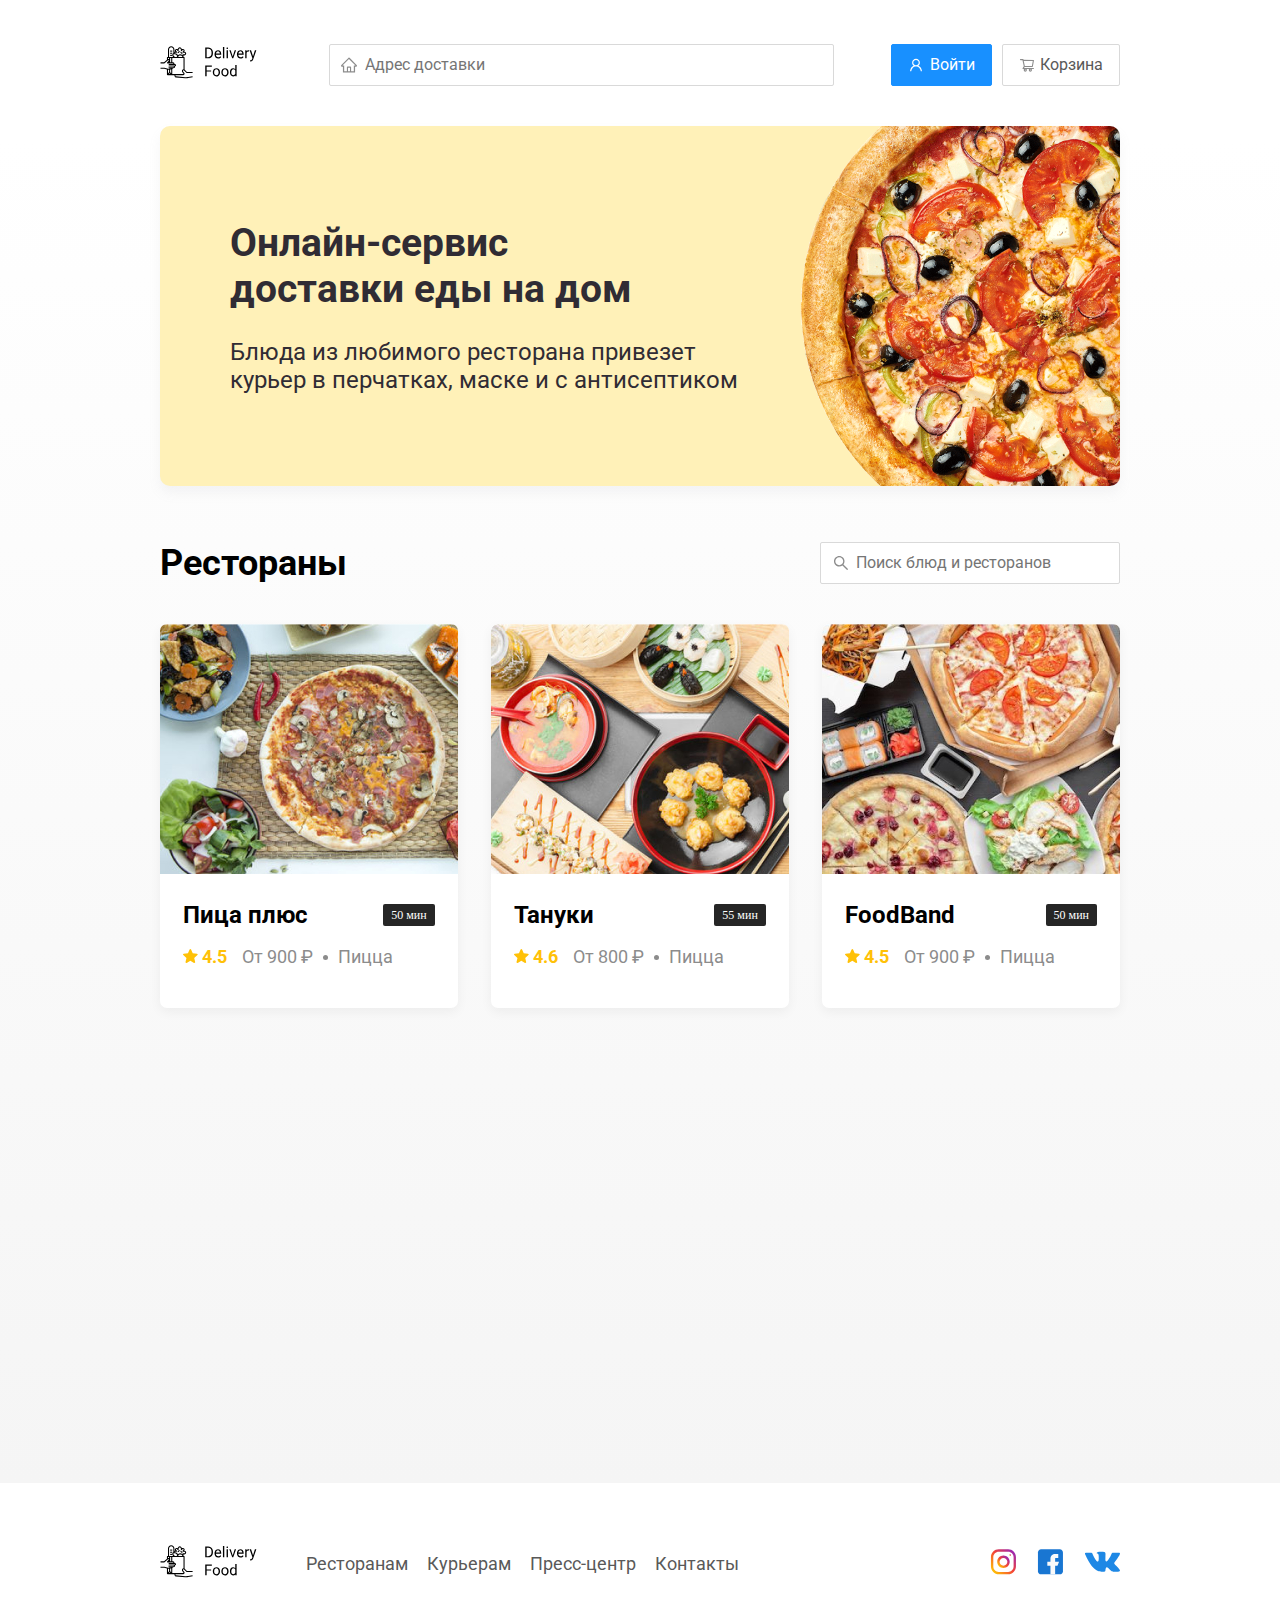
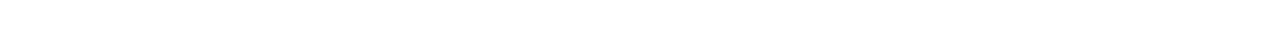
<file: index.html>
<!DOCTYPE html>
<html lang="en">

<head>
    <meta charset="UTF-8">
    <meta name="viewport" content="width=device-width, initial-scale=1.0">
    <title>Delivery Food - доставка еды на дом</title>
    <link href="https://fonts.googleapis.com/css?family=Roboto:400,700&display=swap&subset=cyrillic" rel="stylesheet">
    <link rel="stylesheet" href="css/normalize.css">
    <link rel="stylesheet" href="css/animate.css">
    <link rel="stylesheet" href="css/style.css">

</head>

<body>
    <div class="container">
        <header class="header">
            <a href="index.html" class="logo animated fadeInLeft">
                <img src="img/logo.svg" alt="Logo">
            </a>

            <input type="text" class="input input-address" placeholder="Адрес доставки">
            <div class="buttons">
                <button class="button button-primary">
                    <img src="img/user.svg" alt="user" class="button-icon">
                    <span class="button-text">Войти</span>
                </button>
                <button class="button" id="cart-button">
                    <img src="img/shopping-cart.svg" alt="shopping-cart" class="button-icon">
                    <span class="button-text">Корзина</span>

                </button>
            </div>
        </header>

        <!-- container -->
    </div>

    <div class="main">
        <div class="container">

            <section class="promo">
                <h1 class="promo-title">Онлайн-сервис <br />доставки еды на дом</h1>
                <p class="promo-text">
                    Блюда из любимого ресторана привезет курьер в перчатках, маске и с антисептиком
                </p>
            </section>

            <section class="restaurants">
                <div class="section-heading">
                    <h2 class="section-title">Рестораны</h2>
                    <input type="text" class="input input-search" placeholder="Поиск блюд и ресторанов">
                </div>
                <div class="cards">
                    <a href="restaurant.html" class="card wow fadeInUp" data-wow-delay="0.2s">
                        <img src="img/image-card1.jpg" alt="image" class="card-image">
                        <div class="card-text">
                            <div class="card-heading">
                                <h3 class="card-title">Пица плюс</h3>
                                <span class="card-tag tag">50 мин</span>
                            </div>
                            <!-- /.card-heading -->
                            <div class="card-info">
                                <div class="rating">
                                    <img src="img/rating.svg" alt="rating" class="rating-star">
                                    4.5
                                </div>
                                <div class="price">От 900 ₽</div>
                                <div class="category">Пицца</div>
                            </div>
                            <!-- /.card-info -->
                        </div>
                        <!-- /.card-text -->
                    </a>
                    <!-- /.card -->
                    <a href="restaurant.html" class="card wow fadeInUp" data-wow-delay="0.4s">
                        <img src="img/image-card2.jpg" alt="image" class="card-image">
                        <div class="card-text">
                            <div class="card-heading">
                                <h3 class="card-title">Тануки</h3>
                                <span class="card-tag tag">55 мин</span>
                            </div>
                            <!-- /.card-heading -->
                            <div class="card-info">
                                <div class="rating">
                                    <img src="img/rating.svg" alt="rating" class="rating-star">
                                    4.6
                                </div>
                                <div class="price">От 800 ₽</div>
                                <div class="category">Пицца</div>
                            </div>
                            <!-- /.card-info -->
                        </div>
                        <!-- /.card-text -->
                    </a>
                    <!-- /.card -->
                    <a href="restaurant.html" class="card wow fadeInUp" data-wow-delay="0.6s">
                        <img src="img/image-card3.jpg" alt="image" class="card-image">
                        <div class="card-text">
                            <div class="card-heading">
                                <h3 class="card-title">FoodBand</h3>
                                <span class="card-tag tag">50 мин</span>
                            </div>
                            <!-- /.card-heading -->
                            <div class="card-info">
                                <div class="rating">
                                    <img src="img/rating.svg" alt="rating" class="rating-star">
                                    4.5
                                </div>
                                <div class="price">От 900 ₽</div>
                                <div class="category">Пицца</div>
                            </div>
                            <!-- /.card-info -->
                        </div>
                        <!-- /.card-text -->
                    </a>
                    <!-- /.card -->
                    <a href="restaurant.html"class="card wow fadeInUp" data-wow-delay="0.2s">
                        <img src="img/image-card4.jpg" alt="image" class="card-image">
                        <div class="card-text">
                            <div class="card-heading">
                                <h3 class="card-title">Жадина-пицца</h3>
                                <span class="card-tag tag">50 мин</span>
                            </div>
                            <!-- /.card-heading -->
                            <div class="card-info">
                                <div class="rating">
                                    <img src="img/rating.svg" alt="rating" class="rating-star">
                                    4.5
                                </div>
                                <div class="price">От 900 ₽</div>
                                <div class="category">Пицца</div>
                            </div>
                            <!-- /.card-info -->
                        </div>
                        <!-- /.card-text -->
                    </a>
                    <!-- /.card -->
                    <a href="restaurant.html" class="card wow fadeInUp" data-wow-delay="0.4s">
                        <img src="img/image-card5.jpg" alt="image" class="card-image">
                        <div class="card-text">
                            <div class="card-heading">
                                <h3 class="card-title">Точка еды</h3>
                                <span class="card-tag tag">50 мин</span>
                            </div>
                            <!-- /.card-heading -->
                            <div class="card-info">
                                <div class="rating">
                                    <img src="img/rating.svg" alt="rating" class="rating-star">
                                    4.5
                                </div>
                                <div class="price">От 600 ₽</div>
                                <div class="category">Русская кухня  и национальная</div>
                            </div>
                            <!-- /.card-info -->
                        </div>
                        <!-- /.card-text -->
                    </a>
                    <!-- /.card -->
                    <a href="restaurant.html" class="card wow fadeInUp" data-wow-delay="0.6s">
                        <img src="img/image-card6.jpg" alt="image" class="card-image">
                        <div class="card-text">
                            <div class="card-heading">
                                <h3 class="card-title">PizzaBurger</h3>
                                <span class="card-tag tag">50 мин</span>
                            </div>
                            <!-- /.card-heading -->
                            <div class="card-info">
                                <div class="rating">
                                    <img src="img/rating.svg" alt="rating" class="rating-star">
                                    4.5
                                </div>
                                <div class="price">От 900 ₽</div>
                                <div class="category">Пицца</div>
                            </div>
                            <!-- /.card-info -->
                        </div>
                        <!-- /.card-text -->
                    </a>
                    <!-- /.card -->
                </div>
                <!-- /.cards -->

            </section>


        </div>
        <!-- /.container -->
    </div>
    <!-- /.main -->

    <footer class="footer">
        <div class="container">
            <div class="footer-block">
                <a href="index.html" class="logo">
                    <img src="img/logo.svg" alt="Logo">
                </a>
                <nav class="footer-nav">
                    <a href="#" class="footer-link">Ресторанам</a>
                    <a href="#" class="footer-link">Курьерам</a>
                    <a href="#" class="footer-link">Пресс-центр</a>
                    <a href="#" class="footer-link">Контакты</a>
                </nav>
                <div class="social-links">
                    <a href="#" class="social-link"><img src="img/insta.svg" alt="instagram"></a>
                    <a href="#" class="social-link"><img src="img/fb.svg" alt="facebook"></a>
                    <a href="#" class="social-link"><img src="img/vk.svg" alt="vk"></a>
                </div>
                <!-- /.social-links --> 
            </div>
            <!-- /.footer-block -->
        </div>
    </footer>

    <div class="modal">
        <div class="modal-dialog">
            <div class="modal-header">
                <h3 class="modal-title">Корзина</h3>
                <button class="modal-close">&times</button>
            </div>
            <!-- /.modal-header -->

            <div class="modal-body">
                <div class="food-row">
                    <span class="food-name">Ролл угорь стандарт</span>
                    <strong class="food-price">250 ₽</strong>
                    <div class="food-counter">
                        <button class="counter-button">-</button>
                        <span class="counter">1</span>
                        <button class="counter-button">+</button>
                    </div>
                </div>
                <!-- /.foods-row -->
                <div class="food-row">
                    <span class="food-name">Ролл угорь стандарт</span>
                    <strong class="food-price">250 ₽</strong>
                    <div class="food-counter">
                        <button class="counter-button">-</button>
                        <span class="counter">1</span>
                        <button class="counter-button">+</button>
                    </div>
                </div>
                <!-- /.foods-row -->
                <div class="food-row">
                    <span class="food-name">Ролл угорь стандарт</span>
                    <strong class="food-price">250 ₽</strong>
                    <div class="food-counter">
                        <button class="counter-button">-</button>
                        <span class="counter">1</span>
                        <button class="counter-button">+</button>
                    </div>
                </div>
                <!-- /.foods-row -->
                <div class="food-row">
                    <span class="food-name">Ролл угорь стандарт траляляля</span>
                    <strong class="food-price">250 ₽</strong>
                    <div class="food-counter">
                        <button class="counter-button">-</button>
                        <span class="counter">1</span>
                        <button class="counter-button">+</button>
                    </div>
                </div>
                <!-- /.foods-row -->
                <div class="food-row">
                    <span class="food-name">Ролл угорь стандарт</span>
                    <strong class="food-price">250 ₽</strong>
                    <div class="food-counter">
                        <button class="counter-button">-</button>
                        <span class="counter">1</span>
                        <button class="counter-button">+</button>
                    </div>
                </div>
                <!-- /.foods-row -->

            </div>
            <!-- /.modal-body -->

            <div class="modal-footer">
               <div class="modal-pricetag">1250 ₽</div>
               <div class="footer-buttons">
                   <button class="button button-primary">Оформить заказ</button>
                   <button class="button cancel-shopping-button">Отмена</button>
               </div>

            </div>
            <!-- /.modal-footer -->
            
        </div>
        <!-- /.modal-dialog -->
    </div>

<script src="js/wow.min.js"></script>
<script src="js/main.js"></script>
</body>
</html>
</file>
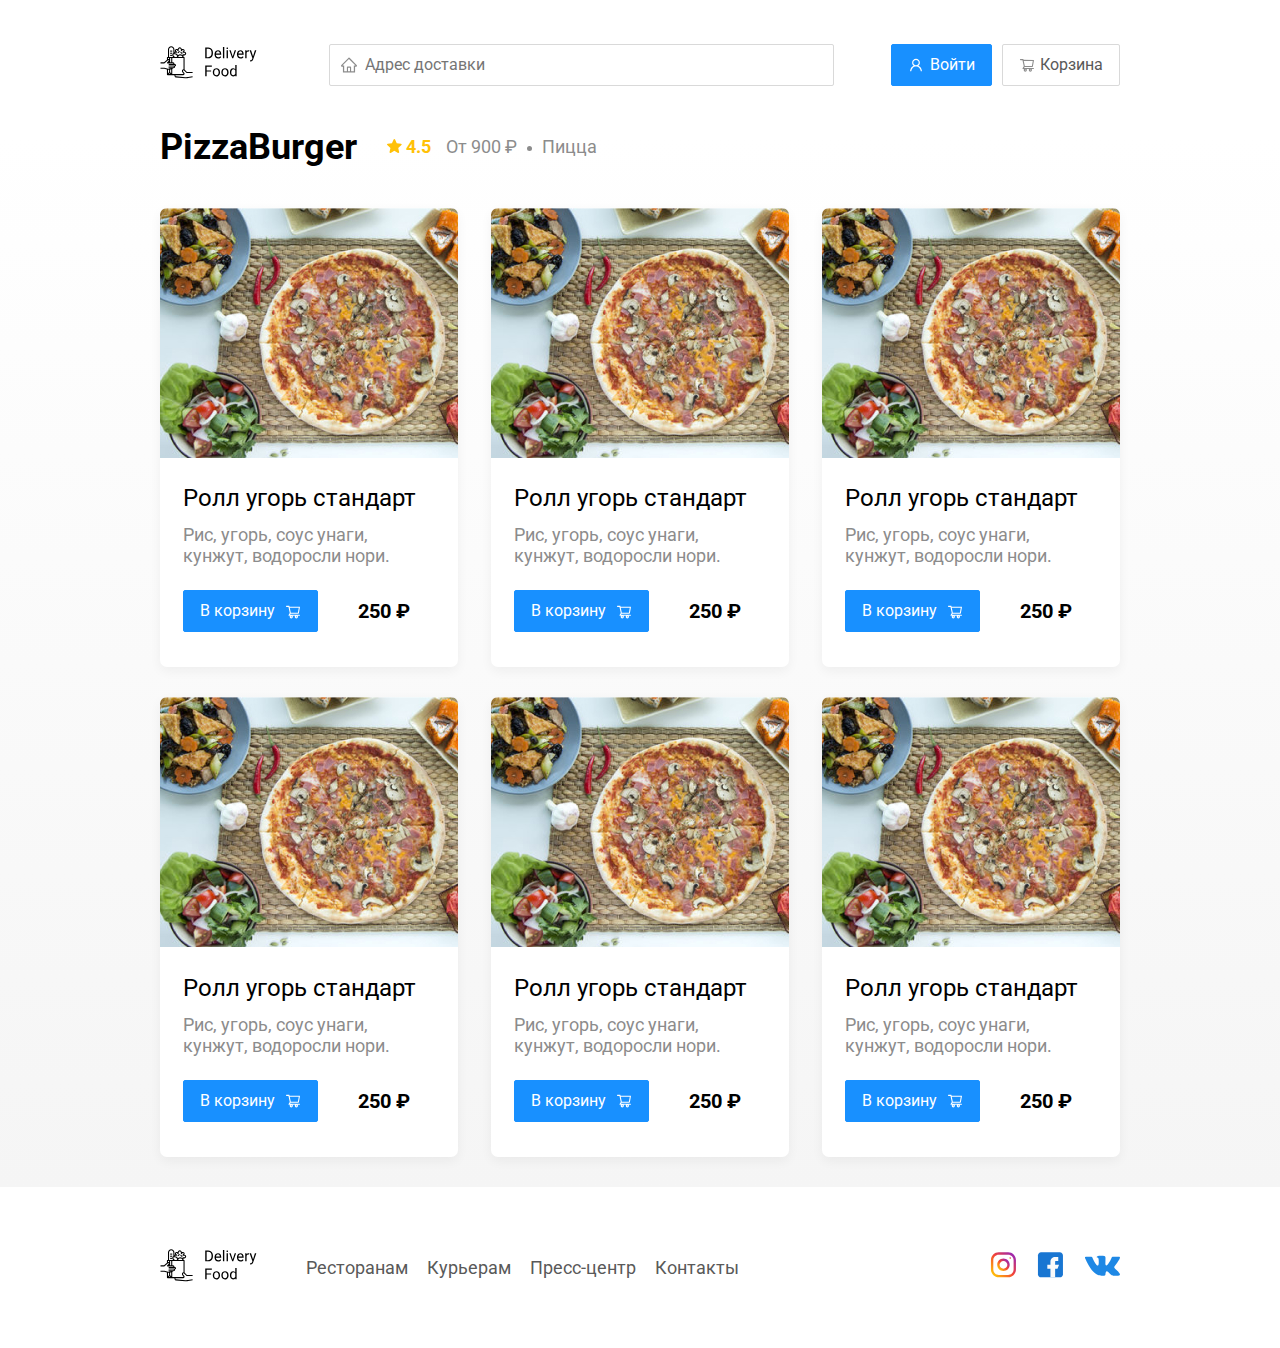
<file: restaurant.html>
<!DOCTYPE html>
<html lang="en">

<head>
    <meta charset="UTF-8">
    <meta name="viewport" content="width=device-width, initial-scale=1.0">
    <title>PizzaBurger - доставка еды на дом</title>
    <link href="https://fonts.googleapis.com/css?family=Roboto:400,700&display=swap&subset=cyrillic" rel="stylesheet">
    <link rel="stylesheet" href="css/normalize.css">
    <link rel="stylesheet" href="css/style.css">

</head>

<body>
    <div class="container">
        <header class="header">
            <a href="index.html" class="logo">
                <img src="img/logo.svg" alt="Logo">
            </a>
            <input type="text" class="input input-address" placeholder="Адрес доставки">
            <div class="buttons">
                <button class="button button-primary">
                    <img src="img/user.svg" alt="user" class="button-icon">
                    <span class="button-text">Войти</span>
                </button>
                <button class="button" id="cart-button">
                    <img src="img/shopping-cart.svg" alt="shopping-cart" class="button-icon">
                    <span class="button-text">Корзина</span>
                </button>
            </div>
        </header>
        <!-- container -->
    </div>

    <div class="main">
        <div class="container">
            <section class="restaurants">
                <div class="section-heading">
                    <h2 class="section-title">PizzaBurger</h2>
                    <div class="card-info">
                        <div class="rating">
                            <img src="img/rating.svg" alt="rating" class="rating-star">
                            4.5
                        </div>
                        <div class="price">От 900 ₽</div>
                        <div class="category">Пицца</div>
                    </div>
                    <!-- /.card-info -->
                </div>

                <div class="cards">
                    
                    <div class="card">
                        <img src="img/image-card1.jpg" alt="image" class="card-image">
                        <div class="card-text">

                            <div class="card-heading">
                                <h3 class="card-title card-title-reg">Ролл угорь стандарт</h3>
                            </div>
                            <!-- /.card-heading -->
                            <div class="card-info">
                                <div class="ingredients">Рис, угорь, соус унаги, кунжут, водоросли нори.</div>
                            </div>
                            <!-- /.card-info -->
                            <div class="card-buttons">
                                <button class="button button-primary">
                                    <span class="button-card-text">В корзину</span>
                                <img
                                 src="img/shopping-cart-white.svg" 
                                 alt="shopping-cart" 
                                 class="button-card-image
                                 ">
                                </button>
                                <strong class="card-price-bold">250 ₽</strong>
                            </div>
                        </div>
                        <!-- /.card-text -->
                    </div>
                    <!-- /.card -->
                    <div class="card">
                        <img src="img/image-card1.jpg" alt="image" class="card-image">
                        <div class="card-text">

                            <div class="card-heading">
                                <h3 class="card-title card-title-reg">Ролл угорь стандарт</h3>
                            </div>
                            <!-- /.card-heading -->
                            <div class="card-info">
                                <div class="ingredients">Рис, угорь, соус унаги, кунжут, водоросли нори.</div>
                            </div>
                            <!-- /.card-info -->
                            <div class="card-buttons">
                                <button class="button button-primary">
                                    <span class="button-card-text">В корзину</span>
                                <img
                                 src="img/shopping-cart-white.svg" 
                                 alt="shopping-cart" 
                                 class="button-card-image
                                 ">
                                </button>
                                <strong class="card-price-bold">250 ₽</strong>
                            </div>
                        </div>
                       <!-- /.card-text -->
                    </div>                        
                    <!-- /.card -->
                    <div class="card">
                        <img src="img/image-card1.jpg" alt="image" class="card-image">
                        <div class="card-text">

                            <div class="card-heading">
                                <h3 class="card-title card-title-reg">Ролл угорь стандарт</h3>
                            </div>
                            <!-- /.card-heading -->
                            <div class="card-info">
                                <div class="ingredients">Рис, угорь, соус унаги, кунжут, водоросли нори.</div>
                            </div>
                            <!-- /.card-info -->
                            <div class="card-buttons">
                                <button class="button button-primary">
                                    <span class="button-card-text">В корзину</span>
                                <img
                                 src="img/shopping-cart-white.svg" 
                                 alt="shopping-cart" 
                                 class="button-card-image
                                 ">
                                </button>
                                <strong class="card-price-bold">250 ₽</strong>
                            </div>
                        </div>
                       <!-- /.card-text -->
                    </div>                        
                    <!-- /.card -->

                
                    <div class="card">
                        <img src="img/image-card1.jpg" alt="image" class="card-image">
                        <div class="card-text">

                            <div class="card-heading">
                                <h3 class="card-title card-title-reg">Ролл угорь стандарт</h3>
                            </div>
                            <!-- /.card-heading -->
                            <div class="card-info">
                                <div class="ingredients">Рис, угорь, соус унаги, кунжут, водоросли нори.</div>
                            </div>
                            <!-- /.card-info -->
                            <div class="card-buttons">
                                <button class="button button-primary">
                                    <span class="button-card-text">В корзину</span>
                                <img
                                 src="img/shopping-cart-white.svg" 
                                 alt="shopping-cart" 
                                 class="button-card-image
                                 ">
                                </button>
                                <strong class="card-price-bold">250 ₽</strong>
                            </div>
                        </div>
                       <!-- /.card-text -->
                    </div>                        
                    <!-- /.card -->

                    <div class="card">
                        <img src="img/image-card1.jpg" alt="image" class="card-image">
                        <div class="card-text">

                            <div class="card-heading">
                                <h3 class="card-title card-title-reg">Ролл угорь стандарт</h3>
                            </div>
                            <!-- /.card-heading -->
                            <div class="card-info">
                                <div class="ingredients">Рис, угорь, соус унаги, кунжут, водоросли нори.</div>
                            </div>
                            <!-- /.card-info -->
                            <div class="card-buttons">
                                <button class="button button-primary">
                                    <span class="button-card-text">В корзину</span>
                                <img
                                 src="img/shopping-cart-white.svg" 
                                 alt="shopping-cart" 
                                 class="button-card-image
                                 ">
                                </button>
                                <strong class="card-price-bold">250 ₽</strong>
                            </div>
                        </div>
                       <!-- /.card-text -->
                    </div>                        
                    <!-- /.card -->
                    
                    <div class="card">
                        <img src="img/image-card1.jpg" alt="image" class="card-image">
                        <div class="card-text">

                            <div class="card-heading">
                                <h3 class="card-title card-title-reg">Ролл угорь стандарт</h3>
                            </div>
                            <!-- /.card-heading -->
                            <div class="card-info">
                                <div class="ingredients">Рис, угорь, соус унаги, кунжут, водоросли нори.</div>
                            </div>
                            <!-- /.card-info -->
                            <div class="card-buttons">
                                <button class="button button-primary">
                                    <span class="button-card-text">В корзину</span>
                                <img
                                 src="img/shopping-cart-white.svg" 
                                 alt="shopping-cart" 
                                 class="button-card-image
                                 ">
                                </button>
                                <strong class="card-price-bold">250 ₽</strong>
                            </div>
                        </div>
                       <!-- /.card-text -->
                    </div>                        
                    <!-- /.card -->
                </div>
                <!-- /.cards -->

            </section>



        </div>
        <!-- /.container -->
    </div>
    <!-- /.main -->

    <footer class="footer">
        <div class="container">
            <div class="footer-block">
                <a href="index.html" class="logo">
                    <img src="img/logo.svg" alt="Logo">
                </a>
                <nav class="footer-nav">
                    <a href="#" class="footer-link">Ресторанам</a>
                    <a href="#" class="footer-link">Курьерам</a>
                    <a href="#" class="footer-link">Пресс-центр</a>
                    <a href="#" class="footer-link">Контакты</a>
                </nav>
                <div class="social-links">
                    <a href="#" class="social-link"><img src="img/insta.svg" alt="instagram"></a>
                    <a href="#" class="social-link"><img src="img/fb.svg" alt="facebook"></a>
                    <a href="#" class="social-link"><img src="img/vk.svg" alt="vk"></a>
                </div>
                <!-- /.social-links --> 
            </div>
            <!-- /.footer-block -->
        </div>
    </footer>
    
    <div class="modal">
        <div class="modal-dialog">
            <div class="modal-header">
                <h3 class="modal-title">Корзина</h3>
                <button class="modal-close">&times</button>
            </div>
            <!-- /.modal-header -->

            <div class="modal-body">
                <div class="food-row">
                    <span class="food-name">Ролл угорь стандарт</span>
                    <strong class="food-price">250 ₽</strong>
                    <div class="food-counter">
                        <button class="counter-button">-</button>
                        <span class="counter">1</span>
                        <button class="counter-button">+</button>
                    </div>
                </div>
                <!-- /.foods-row -->
                <div class="food-row">
                    <span class="food-name">Ролл угорь стандарт</span>
                    <strong class="food-price">250 ₽</strong>
                    <div class="food-counter">
                        <button class="counter-button">-</button>
                        <span class="counter">1</span>
                        <button class="counter-button">+</button>
                    </div>
                </div>
                <!-- /.foods-row -->
                <div class="food-row">
                    <span class="food-name">Ролл угорь стандарт</span>
                    <strong class="food-price">250 ₽</strong>
                    <div class="food-counter">
                        <button class="counter-button">-</button>
                        <span class="counter">1</span>
                        <button class="counter-button">+</button>
                    </div>
                </div>
                <!-- /.foods-row -->
                <div class="food-row">
                    <span class="food-name">Ролл угорь стандарт траляляля</span>
                    <strong class="food-price">250 ₽</strong>
                    <div class="food-counter">
                        <button class="counter-button">-</button>
                        <span class="counter">1</span>
                        <button class="counter-button">+</button>
                    </div>
                </div>
                <!-- /.foods-row -->
                <div class="food-row">
                    <span class="food-name">Ролл угорь стандарт</span>
                    <strong class="food-price">250 ₽</strong>
                    <div class="food-counter">
                        <button class="counter-button">-</button>
                        <span class="counter">1</span>
                        <button class="counter-button">+</button>
                    </div>
                </div>
                <!-- /.foods-row -->

            </div>
            <!-- /.modal-body -->

            <div class="modal-footer">
               <div class="modal-pricetag">1250 ₽</div>
               <div class="footer-buttons">
                   <button class="button button-primary">Оформить заказ</button>
                   <button class="button cancel-shopping-button">Отмена</button>
               </div>

            </div>
            <!-- /.modal-footer -->
            
        </div>
        <!-- /.modal-dialog -->
    </div>
    <script src="js/main.js"></script>
</body>
</html>
</file>
<file: css/style.css>
* {
    box-sizing: border-box;
}
body {
    font-family: 'Roboto', sans-serif;
    padding-top: 44px;
}

a, li {
    text-decoration: none;
}

.container {
    max-width: 1200px;
    margin: auto;
}

.header {
    display: flex;
    align-items: center;
    justify-content: space-between;
    margin-bottom: 40px;
}

.logo {
    margin-right: 10px;
}

.input {
    background: #FFFFFF;
    border: 1px solid #D9D9D9;
    border-radius: 2px;
    font-size: 16px;
    line-height: 24px;
    padding: 8px;
    padding-left: 35px;
    background-repeat: no-repeat;
    background-position: left 11px center;
    
}

.input-address {
     flex: 0.8;
     background-image: url(../img/home.svg);
 }

.buttons {
    display: flex;
    align-items: center;
}

.button {
    display: flex;
    align-items: center;
    padding: 8px 16px;
    background: #ffffff;
    border: 1px solid #D9D9D9;
    box-shadow: 0px 0px 2px rgba(0, 0, 0, 0.0015);
    border-radius: 2px;
    color: #595959;
    font-size: 16px;
    line-height: 24px;
}

.button-primary {
    background: #1890FF;
    border: 1px solid #1890FF;
    color: #FFFFFF;
    margin-right: 10px;
}

.button-icon {
    margin-right: 6px;
}

.button-card-text {
    margin-right: 10px;
}

.main {
    background: linear-gradient(180deg, rgba(245, 245, 245, 0) 1.04%, #F5F5F5 100%);
}

.promo {
    box-shadow: 0px 7px 12px rgba(158, 158, 163, 0.1);
    background: #FFF1B8 url(../img/promo.png) no-repeat top -94px right -255px / 978px;
    border-radius: 10px;
    padding: 68px 70px;
    margin-bottom: 56px;
   
}

.promo-title {
    font-style: normal;
    font-weight: bold;
    font-size: 39px;
    line-height: 46px;
    color: #302C34;
}

.promo-text {
    font-style: normal;
    font-weight: normal;
    font-size: 24px;
    line-height: 28px;
    color: #302C34;
    max-width: 538px;
}


.input-search {
    width: 300px;
    background-image: url(../img/search.svg);
    margin-left: auto;

}

.section-heading {
    display: flex;
    align-items: center;
    margin-bottom: 40px;
}

.section-title {
    font-style: normal;
    font-weight: bold;
    font-size: 36px;
    line-height: 42px;
    color: #000000;
    margin: 0;
    margin-right: 30px;
}

.cards {
    display: flex;
    align-items: flex-start;
    flex-wrap: wrap;
    justify-content: space-between;

}

.card {
    background: #FFFFFF;
    box-shadow: 0px 4px 12px rgba(0, 0, 0, 0.05);
    border-radius: 7px;
    overflow: hidden;
    margin-bottom: 30px;
    flex-basis: 31% ;
}

.card-image {
    width: 384px;
    height: 250px;
    object-fit: cover;
}

.card-text {
    padding-top: 20px;
    padding-bottom: 35px;
    padding-left: 23px;
    padding-right: 23px;
}

.card-heading {
    display: flex;
    align-items: center;
    justify-content: space-between;
    margin-bottom: 10px;
}

.card-title {
    margin: 0;
    font-style: normal;
    font-weight: bold;
    font-size: 24px;
    line-height: 32px;
    color: #000000;
}

.card-title-reg {
    font-weight: 400;
    }

.card-tag {
    font-family: SF Pro Display;
    font-style: normal;
    font-weight: normal;
    font-size: 12px;
    line-height: 20px;
    color: #FFFFFF;
    background: #262626;
    border-radius: 2px;
    padding: 1px 8px;
}

.card-info {
    display: flex;
    align-items: center;
    flex-wrap: wrap;

}

.card-buttons {
    display: flex;
    align-items: center;
    margin-top: 24px;

}
.card-price-bold {
    font-weight: bold;
    font-size: 20px;
    line-height: 32px;
    margin-left: 30px;
}


.rating {
    margin-right: 26px;
    font-style: normal;
    font-weight: bold;
    font-size: 18px;
    line-height: 32px;
    /* identical to box height, or 178% */
    color: #FFC107;
}

.price, .category {
    font-style: normal;
    font-weight: normal;
    font-size: 18px;
    line-height: 32px;
    color: #8C8C8C;
}

.price {
    margin-right: 10px;
}

.price:after {
    content: "";
    width: 5px;
    height: 5px;
    background-color: #8C8C8C;
    display: inline-block;
    vertical-align: middle;
    border-radius: 50%;
    margin-left: 10px;
}

.ingredients {
    font-size: 18px;
    line-height: 21px;
    color: #8C8C8C;
}



.category {
    text-overflow: ellipsis;
    overflow: hidden;
    white-space: nowrap;
    max-width: 150px;
}


.footer {
    padding: 60px 0;
}

.footer-block {
    display: flex;
    justify-content: space-between;
    align-items: center;
}

.footer-nav {
    margin-right: auto;
    margin-left: 35px;
}

.footer-link {
    display: inline-block;
    color: #595959;
    text-decoration: none;
    font-style: normal;
    font-weight: normal;
    font-size: 18px;
    line-height: 21px;
}

.footer-link:not(:last-child) {
    margin-right: 15px;
}

.social-links {
    display: flex;
    align-items: center;
}

.social-link:not(:last-child) {
    margin-right: 21px;
}


.modal {
    position: fixed;
    left: 0;
    top: 0;
    width: 100%;
    height: 100%;
    background: rgba(0, 0, 0, 0.4);
    display: none;
}
.is-open {
    display: flex;
}
.modal-dialog {
    min-width: 300px;
    max-width: 780px;
    width:95%;
    background: #FFFFFF;
    border-radius: 5px;
    margin: auto;
    padding: 40px 45px;
}
.modal-header {
    display: flex;
    align-items: center;
    justify-content: space-between;
    margin-bottom: 45px;
}
.modal-title {
    margin: 0;
    font-weight: bold;
    font-size: 36px;
    line-height: 42px;
}
.modal-close {
    font-size: 36px;
    border: none;
    background-color: transparent;
}
.modal-body {
    margin-bottom: 52px;
}

.food-row {
    display: flex;
    align-items: center;
    justify-content: space-between;
    padding-bottom: 8px;
    border-bottom: 1px solid #d9d9d9;
    margin-bottom: 15px;
}
.food-name {
    font-weight: normal;
    font-size: 18px;
    line-height: 32px;
}
.food-price {
    margin: auto;
    margin-right: 47px;
    font-style: normal;
    font-weight: bold;
    font-size: 20px;
    line-height: 32px;
}
.food-counter {
    display: flex;
    align-items: center;
}

.counter {
    font-weight: normal;
    font-size: 16px;
    line-height: 24px;
    margin: 0 10px 0 10px;
}
.counter-button {
    display: flex;
    align-items: center;
    justify-content: center;
    width: 39px;
    height: 32px;
    background: #FFFFFF;
    border: 1px solid #40A9FF;
    box-sizing: border-box;
    border-radius: 2px;
    font-weight: normal;
    font-size: 14px;
    line-height: 22px;
    color: #40A9FF;
}

.modal-footer {
    display: flex;
    align-items: center;
    justify-content: space-between;
}
.footer-buttons {
    display: flex;
    align-items: center;
}
.modal-pricetag {
    background: #262626;
    border-radius: 5px;
    font-weight: bold;
    font-size: 20px;
    line-height: 23px;
    color: #FAFAFA;
    padding: 15px 25px;
}

/* ================================================================================
===================================================================================
=================================================================================== */

@media (max-width: 1366px) {
    .container {
        max-width: 960px;
    }
    .promo {
        background-size: 750px;
        background-position: center right -300px;
    }
    .rating {
        margin-right: 15px;
    }
}

@media (max-width: 992px) {
    .container {
        max-width: 750px;
    }
    .promo {
        padding: 50px;
        background-size: 500px;
        background-position: center right -200px;
    }
    .promo-text {
        font-size: 18px;
        max-width: 400px;
    }
    .card {
        flex-basis: 49%;
    }
    .footer {
        font-size: 16px;
    }
}

@media (max-width: 768px) {
    .container {
        max-width: 560px;
    }
    .card-info {
        flex-wrap: wrap;
    }
    .card .rating {
       flex-basis: 100%;
    }
    .card-title {
        font-style: 18px;
    }
     .promo {
        background-size: 400px;
        background-position: bottom 50px right -200px;
    }
    .promo-title {
        font-size: 24px;
        line-height: 1.4;
        margin-bottom: 10px;
     }
     .promo-text {
         margin-top: 0;
     }
}

@media (max-width:578px) {
    .container {
        max-width: 90%;
    }
    .header {
        flex-wrap: wrap;
    }
    .input-address {
        order: 5;
        margin-top: 15px;
        flex-basis: 100%;
    }
    .promo {
        background-image: none;
    }
    .promo-title {
        margin-bottom: 10px;
    }
    .section-title {
        font-size: 20px;
    }
    .card {
        flex-basis: 100%;
    }
    .card-image {
        width: 100%;
    }
    .category, .price {
        font-size: 14px;
    }
    .footer {
        padding: 30px 0;
    }
    .footer-block {
        align-items: flex-start;
    }
    .footer-nav {
        margin-left: 0;
        margin-right: 0;
        order:0;
        display: flex;
        flex-direction: column;
    }
    .footer-logo {
        margin-right: 15px;
        order:1;
    }
    .social-links {
        order:2;
    }

    .modal-footer {
        flex-wrap: wrap;
        justify-content: space-around;
    }

    .modal-pricetag {
        margin: 5px 0 5px 0;
    }
}

@media (max-width:480px) {
    .button-text {
        display: none;
    }
    .button  {
        min-height: 42px;
    }
    .button-icon {
        margin: 0;
    }
    .promo {
        padding: 20px;
    }
    .section-heading {
        flex-wrap: wrap;
        justify-content: center;
    } 
    .section-title {
        margin-bottom: 10px;
        font-style: 16px;
    }
    .footer-block {
        flex-wrap: wrap;
        flex-direction: column;
        align-items: center;
    }
    .footer-logo {
        order: 0;
        margin-bottom: 20px;
    }
    .footer-nav {
        margin-bottom: 20px;
        text-align: center;
    }
    .footer-link:not(:last-child) {
        margin-right: 0;
    }

  
    .modal-dialog {
        padding: 10px 5px;
     
    }
    .modal-header {
        margin-bottom: 5px;
    }
    .modal-title {
        font-size: 18px;
    }
    .food-row {
        padding-bottom: 2px;
    }

    
}
</file>
